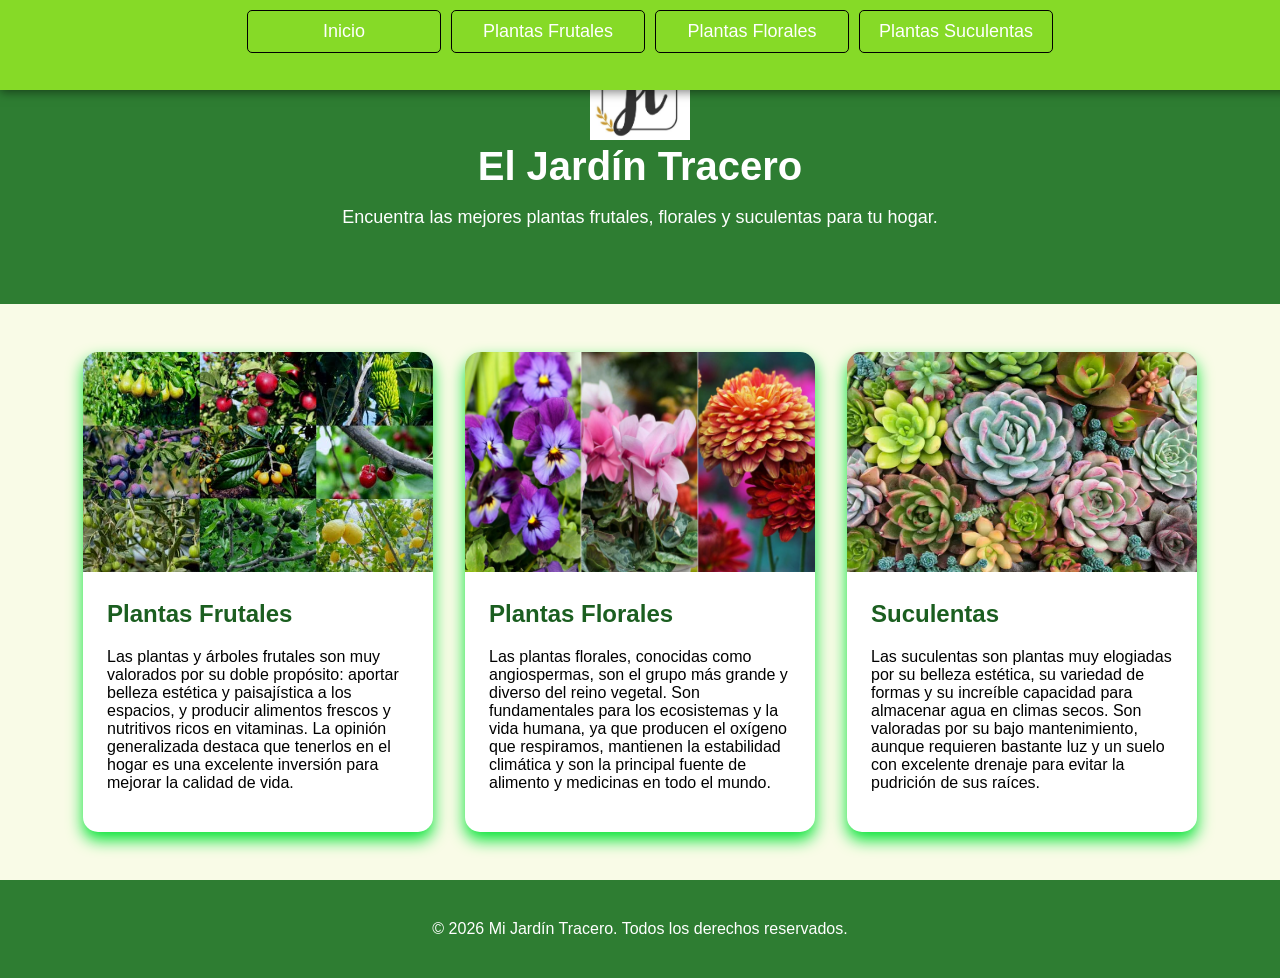
<file: index.html>
<!DOCTYPE html>
<html lang="en">
<head>
    <meta charset="UTF-8">
    <meta name="viewport" content="width=device-width, initial-scale=1.0">
    <link rel="stylesheet" href="css/estilos.css">
    <title>Document</title>
</head>
<body>
    <header class="cabecera">
        <img src="img/logotipo.png" alt="logotipo">
        <h1>El Jardín Tracero</h1>
        <p>Encuentra las mejores plantas frutales, florales y suculentas para tu hogar.</p><br>
        <nav>
            <ul>
                <li><a href="index.html">Inicio</a></li>
                <li><a href="plantas frutales.html">Plantas Frutales</a></li>
                <li><a href="plantas florales.html">Plantas Florales</a></li>
                <li><a href="plantas suculentas.html">Plantas Suculentas</a></li>
            </ul>
        </nav>
    </header>
    <main class="contenedor-plantas">
        <article class="tarjeta-planta">
            <img src="img/arboles-frutales.jpg" alt="plantas frutales">
            <div class="contenido-tarjeta">
                <h2>Plantas Frutales</h2>
                <p>Las plantas y árboles frutales son muy valorados por su doble propósito: aportar belleza estética y paisajística a los espacios, y producir alimentos frescos y nutritivos ricos en vitaminas. La opinión generalizada destaca que tenerlos en el hogar es una excelente inversión para mejorar la calidad de vida.</p>
            </div>
        </article>


        <article class="tarjeta-planta">
            <img src="img/plantas florales.jpg" alt="plantas florales">
            <div class="contenido-tarjeta">
                <h2>Plantas Florales</h2>
                <p>Las plantas florales, conocidas como angiospermas, son el grupo más grande y diverso del reino vegetal. Son fundamentales para los ecosistemas y la vida humana, ya que producen el oxígeno que respiramos, mantienen la estabilidad climática y son la principal fuente de alimento y medicinas en todo el mundo.</p>
            </div>
        </article>


        <article class="tarjeta-planta">
            <img src="img/Suculentas.jpg.webp" alt="Suculentas">
            <div class="contenido-tarjeta">
                <h2>Suculentas</h2>
                <p>Las suculentas son plantas muy elogiadas por su belleza estética, su variedad de formas y su increíble capacidad para almacenar agua en climas secos. Son valoradas por su bajo mantenimiento, aunque requieren bastante luz y un suelo con excelente drenaje para evitar la pudrición de sus raíces.</p>
            </div>
        </article>

    </main>

    <footer>
        <p>&copy; 2026 Mi Jardín Tracero. Todos los derechos reservados.</p>
    </footer>
</body>
</html>
</file>
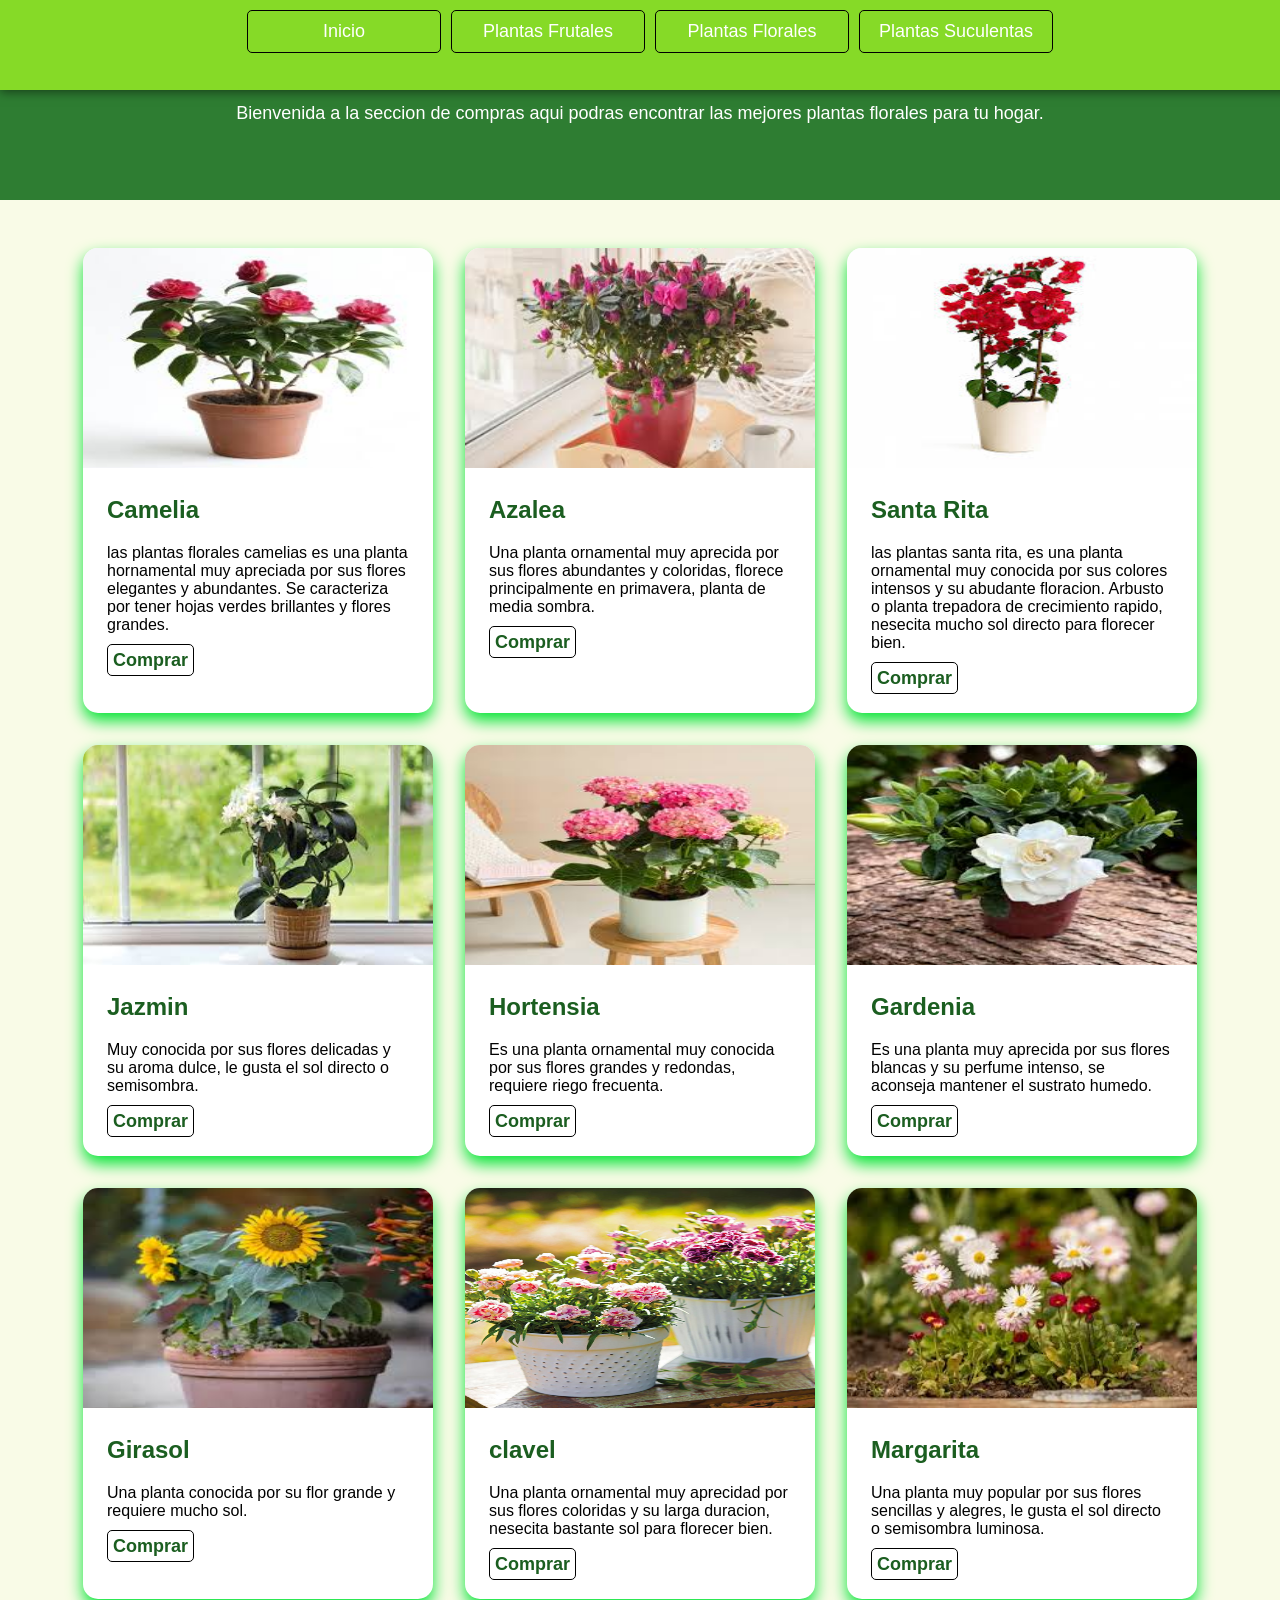
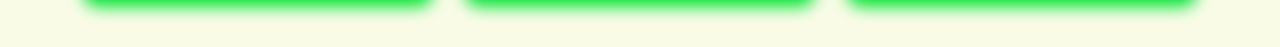
<file: plantas florales.html>
<!DOCTYPE html>
<html lang="es">
<head>
    <meta charset="UTF-8">
    <meta name="viewport" content="width=device-width, initial-scale=1.0">
    <link rel="stylesheet" href="css/estilos.css">
    <title>Document</title>
    
</head>
<body>
    <header class="cabecera">
        <h1>Plantas Florales</h1>
        <p>Bienvenida a la seccion de compras aqui podras encontrar las mejores plantas florales para tu hogar.</p><br>
        <nav>
            <ul>
                <li><a href="index.html">Inicio</a></li>
                <li><a href="plantas frutales.html">Plantas Frutales</a></li>
                <li><a href="plantas florales.html">Plantas Florales</a></li>
                <li><a href="plantas suculentas.html">Plantas Suculentas</a></li>
            </ul>
        </nav>
    </header>
    <main class="contenedor-plantas">
        <article class="tarjeta-planta">
            <img src="img/camelia.jpg" alt="camelia">
            <div class="contenido-tarjeta">
                <h2>Camelia</h2>
                <p>las plantas florales camelias es una planta hornamental muy apreciada por sus flores elegantes y abundantes. Se caracteriza por tener hojas verdes brillantes y flores grandes.  </p>
                <a href="">Comprar</a>
            </div>
        </article>
        <article class="tarjeta-planta">
            <img src="img/azalea.jpg" alt="azalea">
            <div class="contenido-tarjeta">
                <h2>Azalea</h2>
                <p>Una planta ornamental muy aprecida por sus flores abundantes y coloridas, florece principalmente en primavera, planta de media sombra.</p>
                <a href="">Comprar</a>
            </div>
        </article>
        <article class="tarjeta-planta">
            <img src="img/santarita.jpg" alt="santarita">
            <div class="contenido-tarjeta">
                <h2>Santa Rita</h2>
                <p>las plantas santa rita, es una planta ornamental muy conocida por sus colores intensos y su abudante floracion. Arbusto o planta trepadora de crecimiento rapido, nesecita mucho sol directo para florecer bien.  </p>
                <a href="">Comprar</a>
            </div>
        </article>
        <article class="tarjeta-planta">
            <img src="img/jazmin.jpg" alt="jazmin">
            <div class="contenido-tarjeta">
                <h2>Jazmin</h2>
                <p>Muy conocida por sus flores delicadas y su aroma dulce, le gusta el sol directo o semisombra.</p>
                <a href="">Comprar</a>
            </div>
        </article>
        <article class="tarjeta-planta">
            <img src="img/ortencia.jpg" alt="ortencia">
            <div class="contenido-tarjeta">
                <h2>Hortensia</h2>
                <p>Es una planta ornamental muy conocida por sus flores grandes y redondas, requiere riego frecuenta.</p>
                <a href="">Comprar</a>
            </div>
        </article>
        <article class="tarjeta-planta">
            <img src="img/gardenia.jpg" alt="gardenia">
            <div class="contenido-tarjeta">
                <h2>Gardenia</h2>
                <p>Es una planta muy aprecida por sus flores blancas y su perfume intenso, se aconseja mantener el sustrato humedo.</p>
                <a href="">Comprar</a>
            </div>
        </article>
                <article class="tarjeta-planta">
            <img src="img/girasol.jpg" alt="girasol">
            <div class="contenido-tarjeta">
                <h2>Girasol</h2>
                <p>Una planta conocida por su flor grande y requiere mucho sol.</p>
                <a href="">Comprar</a>
            </div>
        </article>
        <article class="tarjeta-planta">
            <img src="img/clavel.jpg" alt="clavel">
            <div class="contenido-tarjeta">
                <h2>clavel</h2>
                <p>Una planta ornamental muy aprecidad por sus flores coloridas y su larga duracion, nesecita bastante sol para florecer bien.</p>
                <a href="">Comprar</a>
            </div>
        </article>
        <article class="tarjeta-planta">
            <img src="img/margarita.jpg" alt="margarita">
            <div class="contenido-tarjeta">
                <h2>Margarita</h2>
                <p>Una planta muy popular por sus flores sencillas y alegres, le gusta el sol directo o semisombra luminosa.</p>
                <a href="">Comprar</a>
            </div>
        </article>
        
    </main>
</body>
</html>
</file>
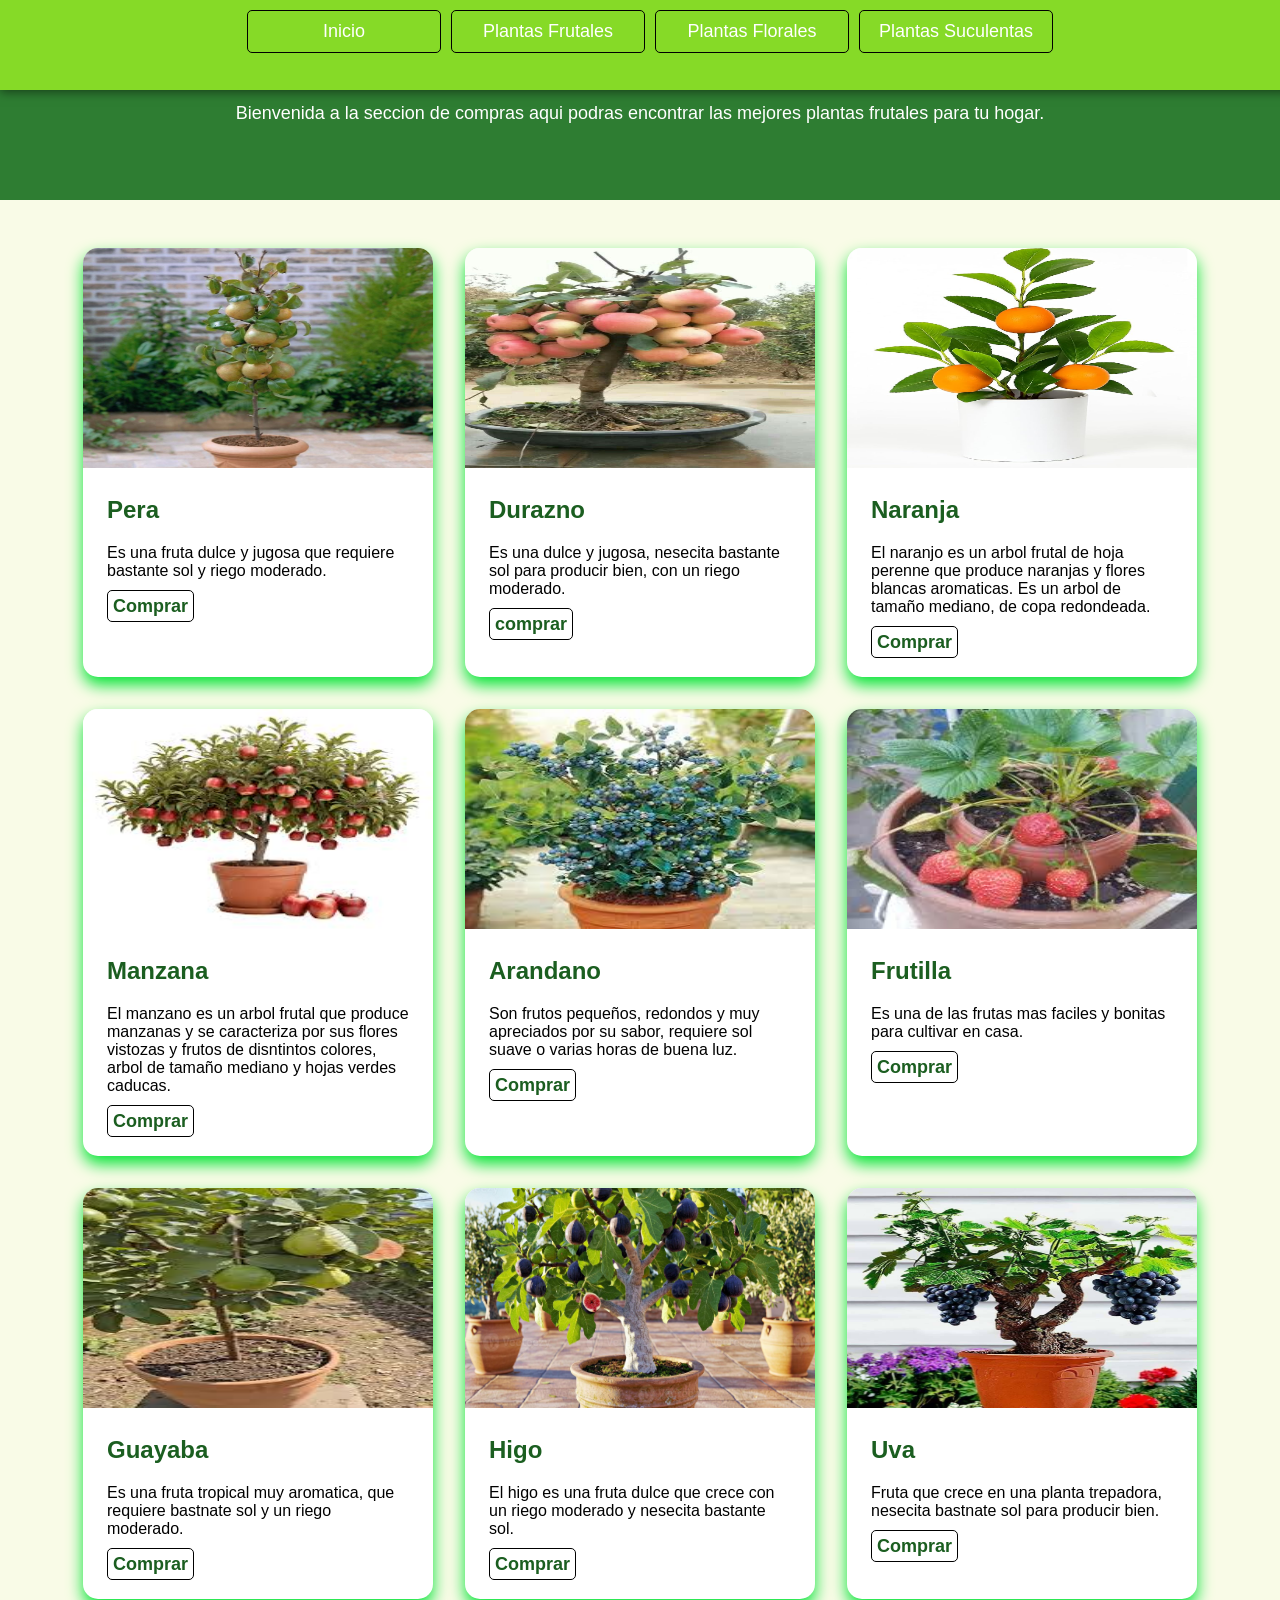
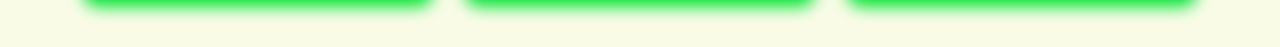
<file: plantas frutales.html>
<!DOCTYPE html>
<html lang="es">
<head>
    <meta charset="UTF-8">
    <meta name="viewport" content="width=device-width, initial-scale=1.0">
    <link rel="stylesheet" href="css/estilos.css">
    <title>Document</title>
    
</head>
<body>
    <header class="cabecera">
        <h1>Plantas Frutales</h1>
        <p>Bienvenida a la seccion de compras aqui podras encontrar las mejores plantas frutales para tu hogar.</p><br>
        <nav>
            <ul>
                <li><a href="index.html">Inicio</a></li>
                <li><a href="plantas frutales.html">Plantas Frutales</a></li>
                <li><a href="plantas florales.html">Plantas Florales</a></li>
                <li><a href="plantas suculentas.html">Plantas Suculentas</a></li>
            </ul>
        </nav>
    </header>
    <main class="contenedor-plantas">
        <article class="tarjeta-planta">
            <img src="img/pera.jpg" alt="pera">
            <div class="contenido-tarjeta">
                <h2>Pera</h2>
                <p> Es una fruta dulce y jugosa que requiere bastante sol y riego moderado.</p>
                <a href="">Comprar</a>
            </div>
        </article>
        <article class="tarjeta-planta">
            <img src="img/durazno.jpg" alt="durazno">
            <div class="contenido-tarjeta">
                <h2>Durazno</h2>
                <p>Es una dulce y jugosa, nesecita bastante sol para producir bien, con un riego moderado.</p>
                <a href="">comprar</a>
            </div>
        </article>

        <article class="tarjeta-planta">
            <img src="img/naranja.jpg" alt="naranja">
            <div class="contenido-tarjeta">
                <h2>Naranja</h2>
                <p>El naranjo es un arbol frutal de hoja perenne que produce naranjas y flores blancas aromaticas. Es un arbol de tamaño mediano, de copa redondeada. </p>
                <a href="">Comprar</a>
            </div>
        </article>
        <article class="tarjeta-planta">
            <img src="img/manzana.jpg" alt="manzana">
            <div class="contenido-tarjeta">
                <h2>Manzana</h2>
                <p>El manzano es un arbol frutal que produce manzanas y se caracteriza por sus flores vistozas y frutos de disntintos colores, arbol de tamaño mediano y hojas verdes caducas.</p>
                <a href="">Comprar</a>
            </div>
        </article>
        <article class="tarjeta-planta">
            <img src="img/arandano.jpg" alt="arandano">
            <div class="contenido-tarjeta">
                <h2>Arandano</h2>
                <p>Son frutos pequeños, redondos y muy apreciados por su sabor, requiere sol suave o varias horas de buena luz.</p>
                <a href="">Comprar</a>
            </div>
        </article>
        <article class="tarjeta-planta">
            <img src="img/frutilla.jpg" alt="frutilla">
            <div class="contenido-tarjeta">
                <h2>Frutilla</h2>
                <p>Es una de las frutas mas faciles y bonitas para cultivar en casa.</p>
                <a href="">Comprar</a>
            </div>
        </article>
        <article class="tarjeta-planta">
            <img src="img/guayaba.jpg" alt="guayaba">
            <div class="contenido-tarjeta">
                <h2>Guayaba</h2>
                <p>Es una fruta tropical muy aromatica, que requiere bastnate sol y un riego moderado.</p>
                <a href="">Comprar</a>
            </div>
        </article>
        <article class="tarjeta-planta">
            <img src="img/higo.jpg" alt="higo">
            <div class="contenido-tarjeta">
                <h2>Higo</h2>
                <p>El higo es una fruta dulce que crece con un riego moderado y nesecita bastante sol.</p>
                <a href="">Comprar</a>
            </div>
        </article>
        <article class="tarjeta-planta">
            <img src="img/uva.jpg" alt="uva">
            <div class="contenido-tarjeta">
                <h2>Uva</h2>
                <p>Fruta que crece en una planta trepadora, nesecita bastnate sol para producir bien.</p>
                <a href="">Comprar</a>
            </div>
        </article>
    </main>
</body>
</html>
</file>
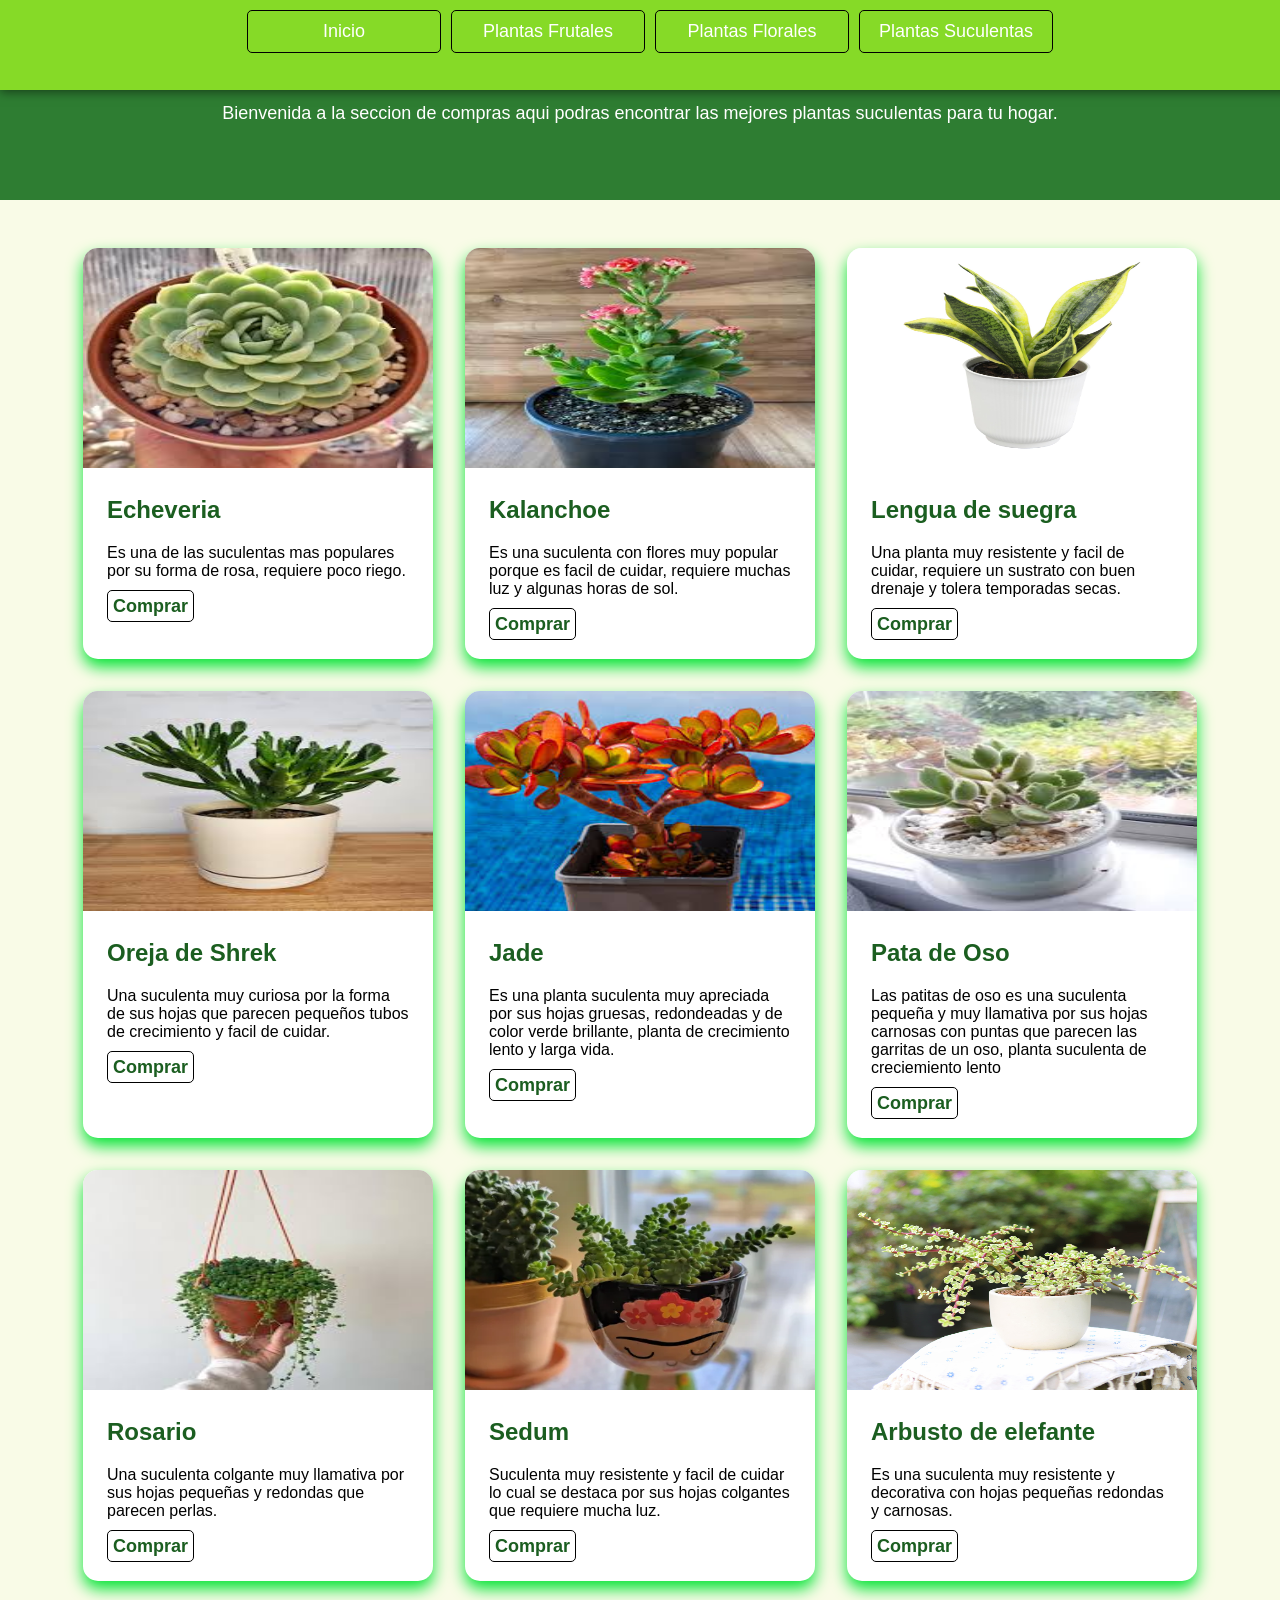
<file: plantas suculentas.html>
<!DOCTYPE html>
<html lang="es">
<head>
    <meta charset="UTF-8">
    <meta name="viewport" content="width=device-width, initial-scale=1.0">
    <link rel="stylesheet" href="css/estilos.css">
    <title>Document</title>
    
</head>
<body>
    <header class="cabecera">
        <h1>Plantas Suculentas</h1>
        <p>Bienvenida a la seccion de compras aqui podras encontrar las mejores plantas suculentas para tu hogar.</p><br>
        <nav>
            <ul>
                <li><a href="index.html">Inicio</a></li>
                <li><a href="plantas frutales.html">Plantas Frutales</a></li>
                <li><a href="plantas florales.html">Plantas Florales</a></li>
                <li><a href="plantas suculentas.html">Plantas Suculentas</a></li>
            </ul>
        </nav>
    </header>
    <main class="contenedor-plantas">
        <article class="tarjeta-planta">
            <img src="img/echeveria.jpg" alt="echeveria">
            <div class="contenido-tarjeta">
                <h2>Echeveria</h2>
                <p>Es una de las suculentas mas populares por su forma de rosa, requiere poco riego.</p>
                <a href="">Comprar</a>
            </div>
        </article>
        <article class="tarjeta-planta">
            <img src="img/kalanchoe.jpg" alt="kalanchoe">
            <div class="contenido-tarjeta">
                <h2>Kalanchoe</h2>
                <p>Es una suculenta con flores muy popular porque es facil de cuidar, requiere muchas luz y algunas horas de sol.</p>
                <a href="">Comprar</a>
            </div>
        </article>

        <article class="tarjeta-planta">
            <img src="img/lengua de suegra.jpg" alt="lengua de suegra">
            <div class="contenido-tarjeta">
                <h2>Lengua de suegra</h2>
                <p>Una planta muy resistente y facil de cuidar, requiere un sustrato con buen drenaje y tolera temporadas secas.</p>
                <a href="">Comprar</a>
            </div>
        </article>
        <article class="tarjeta-planta">
            <img src="img/orejade shrek.jpg" alt="orejade shrek">
            <div class="contenido-tarjeta">
                <h2>Oreja de Shrek</h2>
                <p>Una suculenta muy curiosa por la forma de sus hojas que parecen pequeños tubos de crecimiento y facil de cuidar.</p>
                <a href="">Comprar</a>
            </div>
        </article>
        <article class="tarjeta-planta">
            <img src="img/jade.jpg" alt="jade">
            <div class="contenido-tarjeta">
                <h2>Jade</h2>
                <p>Es una planta suculenta muy apreciada por sus hojas gruesas, redondeadas y de color verde brillante, planta de crecimiento lento y larga vida. </p>
                <a href="">Comprar</a>
            </div>
        </article>
        <article class="tarjeta-planta">
            <img src="img/patade oso.jpg" alt="patade oso">
            <div class="contenido-tarjeta">
                <h2>Pata de Oso</h2>
                <p>Las patitas de oso es una suculenta pequeña y muy llamativa por sus hojas carnosas con puntas que parecen las garritas de un oso, planta suculenta de creciemiento lento</p>
                <a href="">Comprar</a>
            </div>
        </article>
        <article class="tarjeta-planta">
            <img src="img/rosario.jpg" alt="rosario">
            <div class="contenido-tarjeta">
                <h2>Rosario</h2>
                <p>Una suculenta colgante muy llamativa por sus hojas pequeñas y redondas que parecen perlas.</p>
                <a href="">Comprar</a>
            </div>
        </article>
        <article class="tarjeta-planta">
            <img src="img/sedum.jpg" alt="sedum">
            <div class="contenido-tarjeta">
                <h2>Sedum</h2>
                <p>Suculenta muy resistente y facil de cuidar lo cual se destaca por sus hojas colgantes que requiere mucha luz.</p>
                <a href="">Comprar</a>
            </div>
        </article>
        <article class="tarjeta-planta">
            <img src="img/arbusto de elefante.jpg" alt="arbusto de elefante">
            <div class="contenido-tarjeta">
                <h2>Arbusto de elefante</h2>
                <p>Es una suculenta muy resistente y decorativa con hojas pequeñas redondas y carnosas.</p>
                <a href="">Comprar</a>
            </div>
        </article>
    </main>
</body>
</html>
</file>
<file: css/estilos.css>
body {
            font-family: 'Segoe UI', Tahoma, Geneva, Verdana, sans-serif; /*tipo de letra*/
            background-color: rgb(249, 251, 231); /*color de fondo*/
            margin: 0px; /*espacio exterior entre el elmento y otros*/ 
        }
        header img {
            width: 100px; /*ancho*/
            height: 100px; /*alto*/
        }
        header {
            background-color: rgb(46, 125, 50); /*color de fondo*/
            color: white; /*color de texto*/
            text-align: center; /*alineacion de texto*/
            padding: 40px 16px; /*espacio interior entre el contenido y el borde*/
        }
        header nav{
            position: fixed;
            top: 0;
            left: 0;width: 100%;
            height: 70px;
            box-shadow: 0 2px 10px rgb(0, 0, 0, 0.5);
            z-index: 1000;
            background-color: rgb(134, 218, 39);
            padding: 10px;
        }
        header nav ul {
            list-style: none; /* Quita los puntos de las listas */
            margin: 0;/*espacio exterior entre el elmento y otros*/
            padding: 0;
        }
        .cabecera ul{
            width: 100%;
            gap: 10px;/*espacio entre loselementos de inicio*/
            display: flex; /*organiza y alinea*/
            flex-wrap: wrap; /*ajusta los elementos en una sola linea o hacia abajo si ya no hay espacio*/
            justify-content: center;/*centra los contenidos*/
        }
        .cabecera li{
            width: 15%;/*ajusta el ancho*/
            border: 1px solid black;/*borde de las listas*/
            border-radius: 5px;/*bordes redondeados*/
            padding: 10px 0px;
            cursor: pointer;/*cambiar el cursor del raton*/
        }
        .cabecera li:hover {
            background-color: #ffffff86;
        }
        a{
            text-decoration: none;/*quita subrayado de los textos*/
            color: white;
            font-size: 18px;/*define el tamaño de letra*/
        }
        .contenido-tarjeta a {
            border: 1px solid black;
            border-radius: 5px;
            padding: 5px;
            text-decoration: none;
            color: rgb(27, 94, 32);
            font-size: 18px;/*define el tamaño de letra*/
            font-weight: bold; /*ajusta el grosor o la negrilla del texto*/
        }
        a:hover {
            color: rgb(62, 255, 4);
        }
        header h1 {
            margin: 0; /*espacio exterior entre el elmento y otros*/ 
            font-size: 40px; /*tamaño de texto*/
        }
        header p {
            font-size: 18px; /*tamaño de texto*/ 
        }
        .contenedor-plantas {
            display: flex; /*organiza y alinea*/
            flex-wrap: wrap; /*ajusta los elementos en una sola linea o hacia abajo si ya no hay espacio*/
            justify-content: center; /*centra todos lo elementos en el medio del contenedor*/
            gap: 32px; /*espacio entre elementos*/
            padding: 48px 16px; /*espacio interior entre el contenido y el borde*/
        }
        .tarjeta-planta {
            background-color: rgb(255, 255, 255); /*color de fondo*/ 
            border-radius: 15px; /*redondea las esquinas del elemento*/
            overflow: hidden; /*recorta el contenido que sea mas grande que el elemento*/
            width: 350px; /*ancho*/
            box-shadow: 0 8px 16px rgba(5, 228, 54); /*añade sombras al contorno*/
            transition: transform 0.3s; /*cambia el estilo de un elemento con un efecto animado*/ 
            cursor: pointer; /*cambia la apariencia del puntero del mouse*/
        }
        .tarjeta-planta:hover {
            transform:translateY(-15px); /*permite mover un elemento verticalmente*/ 
        }
        .tarjeta-planta img {
            width: 100%; /*ancho*/
            height: 220px; /*alto*/
        }
        .contenido-tarjeta {
            padding: 24px; /*espacio interior entre el contenido y el borde*/
        }
        .contenido-tarjeta h2 {
            color: rgb(27, 94, 32); /*color del texto*/
            margin-top: 0; /*espacio exterior superior*/
        }
        .contenido-tarjeta p {
            color: rgb(0, 0, 0); /*color de texto*/
        }
        .etiqueta {
            display: inline-block; /*ubica a los elementos uno alado del otro pero aceptando propiedades de tamaño y espacio*/
            background-color: rgba(2, 226, 20, 0.2); /*color de fondo*/
            color: rgb(46, 125, 50); /*color de texto*/
            padding: 7px 13px; /*espacio interior entre el contenido y el borde*/
            border-radius: 20px; /*redondea las esquinas del elemento*/
            font-size: 15px; /*tamaño de texto*/
            font-weight: bold; /*ajusta el grosor o la negrilla del texto*/
        }
        footer {
            text-align: center; /*alineacion del texto al centro*/
            padding: 1.5rem; /*espacio interior entre el contenido y el borde*/
            background-color: rgb(46, 125, 50); /*color de fondo*/
            color: rgb(255, 255, 255); /*color de texto*/
        }
        @media screen and (max-width: 763px) {
            .cabecera li{
                display: block;
                margin: auto;
                width: 180px;
                list-style-type: none;
            }
        }
</file>
